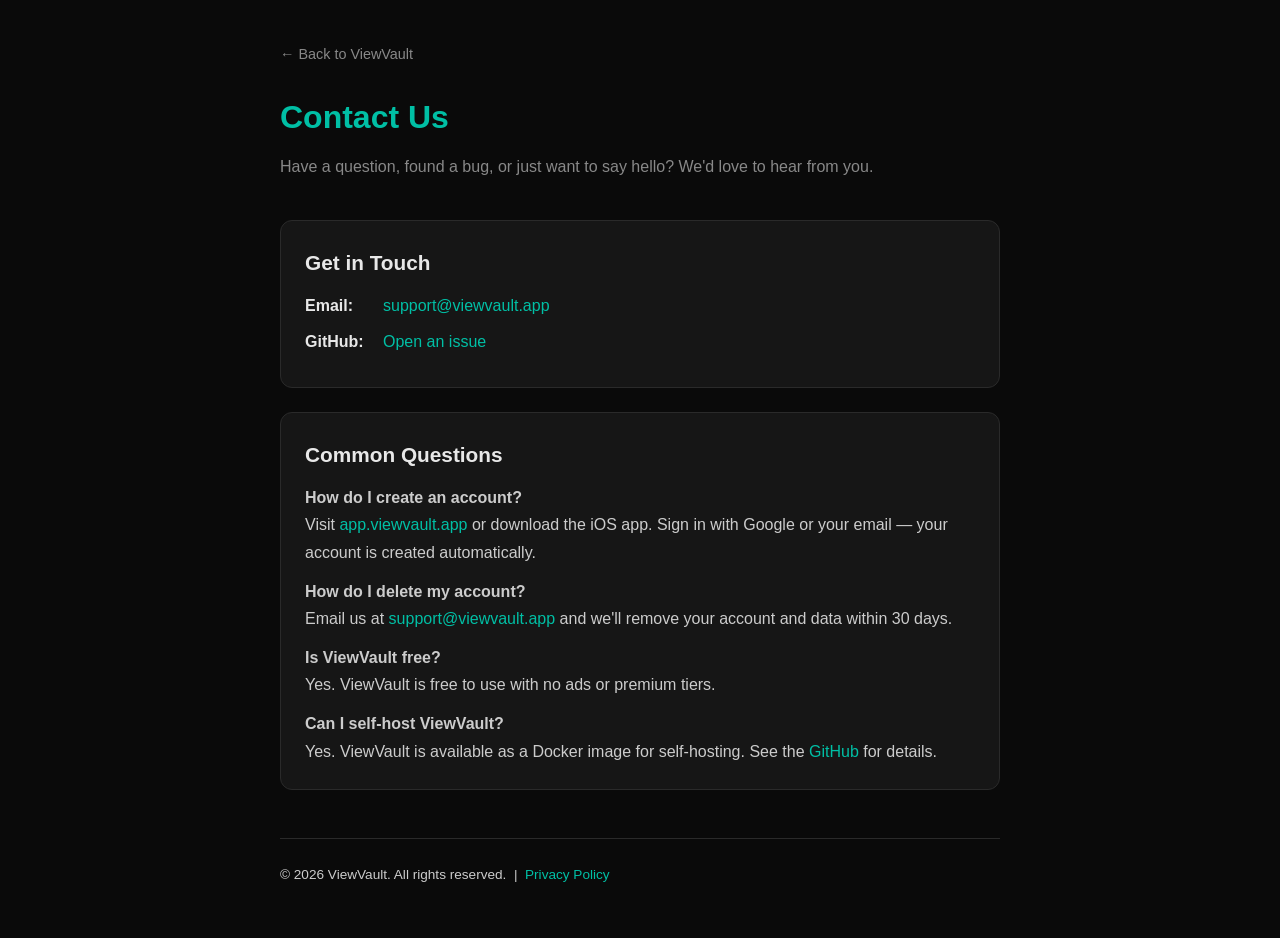
<file: contact.html>
<!DOCTYPE html>
<html lang="en">
<head>
    <meta charset="UTF-8">
    <meta name="viewport" content="width=device-width, initial-scale=1.0">
    <title>ViewVault — Contact</title>
    <style>
        :root {
            --bg: #0a0a0a;
            --surface: #161616;
            --text: #e8e8e8;
            --muted: #888;
            --accent: #00bfa5;
            --border: #2a2a2a;
        }
        * { margin: 0; padding: 0; box-sizing: border-box; }
        body {
            font-family: -apple-system, BlinkMacSystemFont, 'SF Pro Text', 'Helvetica Neue', sans-serif;
            background: var(--bg);
            color: var(--text);
            line-height: 1.7;
            padding: 40px 20px;
        }
        .container {
            max-width: 720px;
            margin: 0 auto;
        }
        h1 {
            font-size: 2rem;
            margin-bottom: 8px;
            color: var(--accent);
        }
        .subtitle {
            color: var(--muted);
            font-size: 1rem;
            margin-bottom: 40px;
        }
        h2 {
            font-size: 1.3rem;
            margin-top: 36px;
            margin-bottom: 12px;
            color: var(--text);
        }
        p, li {
            color: #ccc;
            margin-bottom: 12px;
        }
        a { color: var(--accent); text-decoration: none; }
        a:hover { text-decoration: underline; }
        .contact-box {
            background: var(--surface);
            border: 1px solid var(--border);
            border-radius: 12px;
            padding: 24px;
            margin-bottom: 24px;
        }
        .contact-box h2 {
            margin-top: 0;
        }
        .contact-method {
            display: flex;
            align-items: baseline;
            gap: 8px;
            margin-bottom: 8px;
        }
        .contact-method strong {
            color: var(--text);
            min-width: 70px;
        }
        .back-link {
            display: inline-block;
            margin-bottom: 24px;
            color: var(--muted);
            font-size: 0.9rem;
        }
        .back-link:hover {
            color: var(--accent);
        }
        .footer {
            margin-top: 48px;
            padding-top: 24px;
            border-top: 1px solid var(--border);
            color: var(--muted);
            font-size: 0.85rem;
        }
    </style>
</head>
<body>
<div class="container">

<a href="/" class="back-link">&larr; Back to ViewVault</a>

<h1>Contact Us</h1>
<p class="subtitle">Have a question, found a bug, or just want to say hello? We'd love to hear from you.</p>

<div class="contact-box">
    <h2>Get in Touch</h2>
    <div class="contact-method">
        <strong>Email:</strong>
        <a href="mailto:support@viewvault.app">support@viewvault.app</a>
    </div>
    <div class="contact-method">
        <strong>GitHub:</strong>
        <a href="https://github.com/LCMilstein/viewvault-marketing/issues" target="_blank">Open an issue</a>
    </div>
</div>

<div class="contact-box">
    <h2>Common Questions</h2>
    <p><strong>How do I create an account?</strong><br>
    Visit <a href="https://app.viewvault.app">app.viewvault.app</a> or download the iOS app. Sign in with Google or your email — your account is created automatically.</p>

    <p><strong>How do I delete my account?</strong><br>
    Email us at <a href="mailto:support@viewvault.app">support@viewvault.app</a> and we'll remove your account and data within 30 days.</p>

    <p><strong>Is ViewVault free?</strong><br>
    Yes. ViewVault is free to use with no ads or premium tiers.</p>

    <p style="margin-bottom: 0;"><strong>Can I self-host ViewVault?</strong><br>
    Yes. ViewVault is available as a Docker image for self-hosting. See the <a href="https://github.com/LCMilstein" target="_blank">GitHub</a> for details.</p>
</div>

<div class="footer">
    <p>&copy; 2026 ViewVault. All rights reserved. &nbsp;|&nbsp; <a href="privacy.html">Privacy Policy</a></p>
</div>

</div>
</body>
</html>
</file>
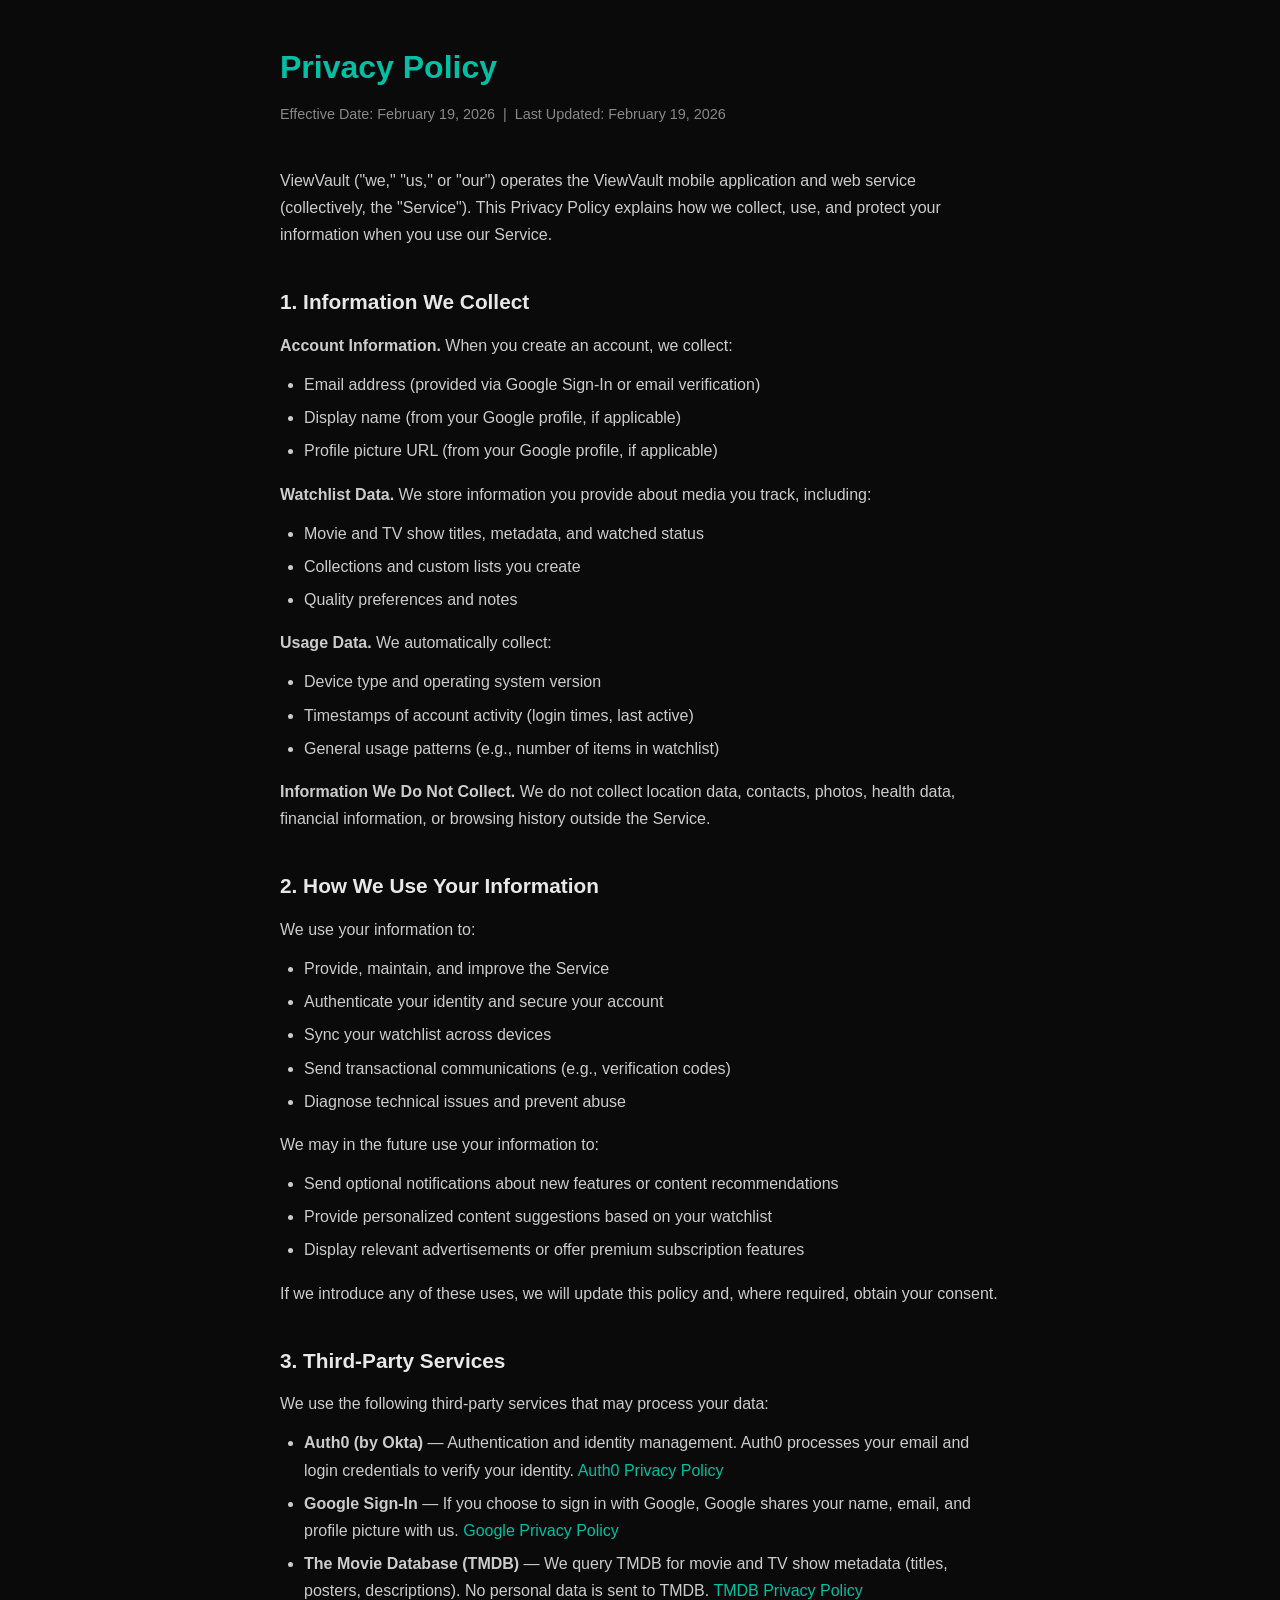
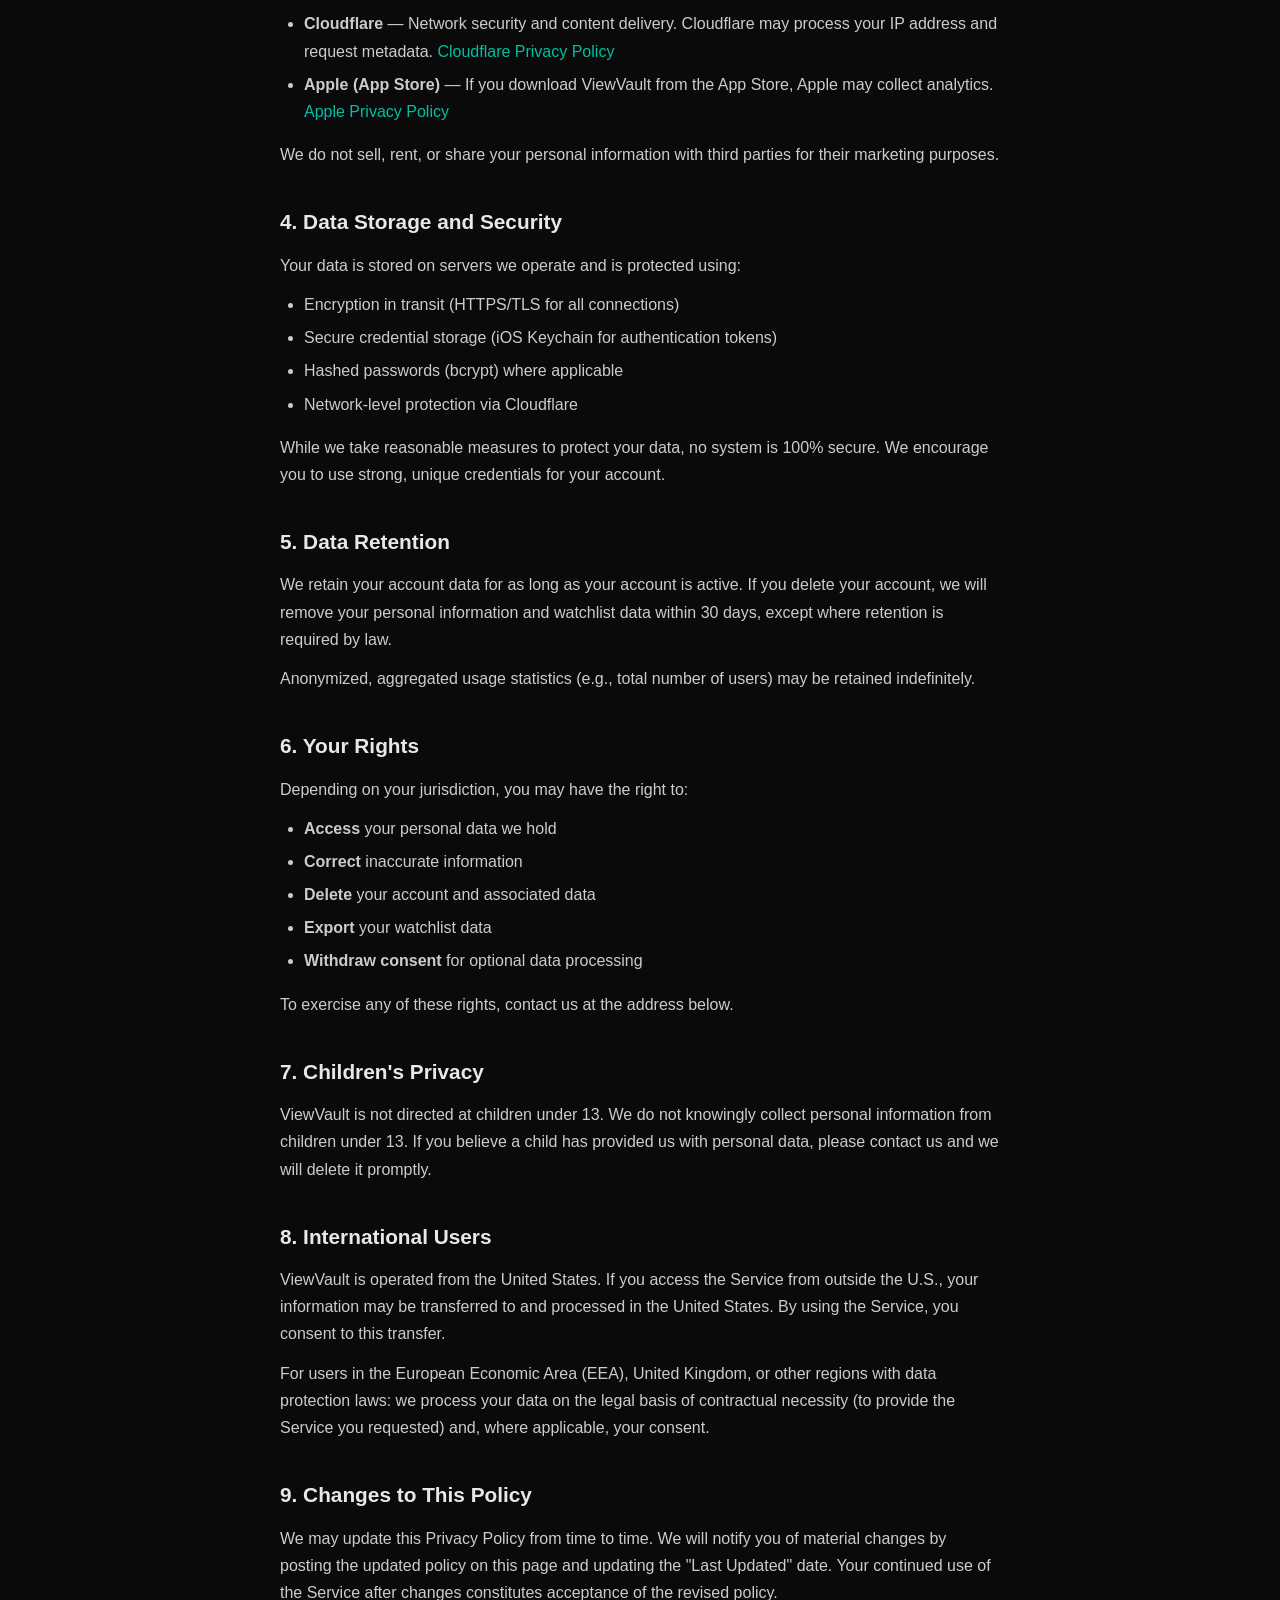
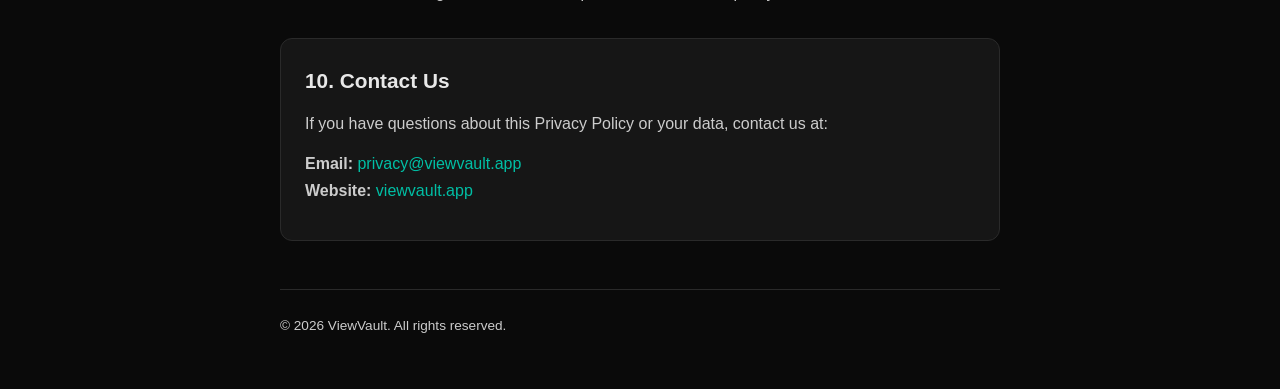
<file: privacy.html>
<!DOCTYPE html>
<html lang="en">
<head>
    <meta charset="UTF-8">
    <meta name="viewport" content="width=device-width, initial-scale=1.0">
    <title>ViewVault — Privacy Policy</title>
    <style>
        :root {
            --bg: #0a0a0a;
            --surface: #161616;
            --text: #e8e8e8;
            --muted: #888;
            --accent: #00bfa5;
            --border: #2a2a2a;
        }
        * { margin: 0; padding: 0; box-sizing: border-box; }
        body {
            font-family: -apple-system, BlinkMacSystemFont, 'SF Pro Text', 'Helvetica Neue', sans-serif;
            background: var(--bg);
            color: var(--text);
            line-height: 1.7;
            padding: 40px 20px;
        }
        .container {
            max-width: 720px;
            margin: 0 auto;
        }
        h1 {
            font-size: 2rem;
            margin-bottom: 8px;
            color: var(--accent);
        }
        .effective-date {
            color: var(--muted);
            font-size: 0.9rem;
            margin-bottom: 40px;
        }
        h2 {
            font-size: 1.3rem;
            margin-top: 36px;
            margin-bottom: 12px;
            color: var(--text);
        }
        p, li {
            color: #ccc;
            margin-bottom: 12px;
        }
        ul {
            padding-left: 24px;
            margin-bottom: 16px;
        }
        li { margin-bottom: 6px; }
        a { color: var(--accent); text-decoration: none; }
        a:hover { text-decoration: underline; }
        .contact-box {
            background: var(--surface);
            border: 1px solid var(--border);
            border-radius: 12px;
            padding: 24px;
            margin-top: 32px;
        }
        .footer {
            margin-top: 48px;
            padding-top: 24px;
            border-top: 1px solid var(--border);
            color: var(--muted);
            font-size: 0.85rem;
        }
    </style>
</head>
<body>
<div class="container">

<h1>Privacy Policy</h1>
<p class="effective-date">Effective Date: February 19, 2026 &nbsp;|&nbsp; Last Updated: February 19, 2026</p>

<p>ViewVault ("we," "us," or "our") operates the ViewVault mobile application and web service (collectively, the "Service"). This Privacy Policy explains how we collect, use, and protect your information when you use our Service.</p>

<h2>1. Information We Collect</h2>

<p><strong>Account Information.</strong> When you create an account, we collect:</p>
<ul>
    <li>Email address (provided via Google Sign-In or email verification)</li>
    <li>Display name (from your Google profile, if applicable)</li>
    <li>Profile picture URL (from your Google profile, if applicable)</li>
</ul>

<p><strong>Watchlist Data.</strong> We store information you provide about media you track, including:</p>
<ul>
    <li>Movie and TV show titles, metadata, and watched status</li>
    <li>Collections and custom lists you create</li>
    <li>Quality preferences and notes</li>
</ul>

<p><strong>Usage Data.</strong> We automatically collect:</p>
<ul>
    <li>Device type and operating system version</li>
    <li>Timestamps of account activity (login times, last active)</li>
    <li>General usage patterns (e.g., number of items in watchlist)</li>
</ul>

<p><strong>Information We Do Not Collect.</strong> We do not collect location data, contacts, photos, health data, financial information, or browsing history outside the Service.</p>

<h2>2. How We Use Your Information</h2>

<p>We use your information to:</p>
<ul>
    <li>Provide, maintain, and improve the Service</li>
    <li>Authenticate your identity and secure your account</li>
    <li>Sync your watchlist across devices</li>
    <li>Send transactional communications (e.g., verification codes)</li>
    <li>Diagnose technical issues and prevent abuse</li>
</ul>

<p>We may in the future use your information to:</p>
<ul>
    <li>Send optional notifications about new features or content recommendations</li>
    <li>Provide personalized content suggestions based on your watchlist</li>
    <li>Display relevant advertisements or offer premium subscription features</li>
</ul>
<p>If we introduce any of these uses, we will update this policy and, where required, obtain your consent.</p>

<h2>3. Third-Party Services</h2>

<p>We use the following third-party services that may process your data:</p>
<ul>
    <li><strong>Auth0 (by Okta)</strong> — Authentication and identity management. Auth0 processes your email and login credentials to verify your identity. <a href="https://auth0.com/privacy" target="_blank">Auth0 Privacy Policy</a></li>
    <li><strong>Google Sign-In</strong> — If you choose to sign in with Google, Google shares your name, email, and profile picture with us. <a href="https://policies.google.com/privacy" target="_blank">Google Privacy Policy</a></li>
    <li><strong>The Movie Database (TMDB)</strong> — We query TMDB for movie and TV show metadata (titles, posters, descriptions). No personal data is sent to TMDB. <a href="https://www.themoviedb.org/privacy-policy" target="_blank">TMDB Privacy Policy</a></li>
    <li><strong>Cloudflare</strong> — Network security and content delivery. Cloudflare may process your IP address and request metadata. <a href="https://www.cloudflare.com/privacypolicy/" target="_blank">Cloudflare Privacy Policy</a></li>
    <li><strong>Apple (App Store)</strong> — If you download ViewVault from the App Store, Apple may collect analytics. <a href="https://www.apple.com/privacy/" target="_blank">Apple Privacy Policy</a></li>
</ul>

<p>We do not sell, rent, or share your personal information with third parties for their marketing purposes.</p>

<h2>4. Data Storage and Security</h2>

<p>Your data is stored on servers we operate and is protected using:</p>
<ul>
    <li>Encryption in transit (HTTPS/TLS for all connections)</li>
    <li>Secure credential storage (iOS Keychain for authentication tokens)</li>
    <li>Hashed passwords (bcrypt) where applicable</li>
    <li>Network-level protection via Cloudflare</li>
</ul>

<p>While we take reasonable measures to protect your data, no system is 100% secure. We encourage you to use strong, unique credentials for your account.</p>

<h2>5. Data Retention</h2>

<p>We retain your account data for as long as your account is active. If you delete your account, we will remove your personal information and watchlist data within 30 days, except where retention is required by law.</p>

<p>Anonymized, aggregated usage statistics (e.g., total number of users) may be retained indefinitely.</p>

<h2>6. Your Rights</h2>

<p>Depending on your jurisdiction, you may have the right to:</p>
<ul>
    <li><strong>Access</strong> your personal data we hold</li>
    <li><strong>Correct</strong> inaccurate information</li>
    <li><strong>Delete</strong> your account and associated data</li>
    <li><strong>Export</strong> your watchlist data</li>
    <li><strong>Withdraw consent</strong> for optional data processing</li>
</ul>

<p>To exercise any of these rights, contact us at the address below.</p>

<h2>7. Children's Privacy</h2>

<p>ViewVault is not directed at children under 13. We do not knowingly collect personal information from children under 13. If you believe a child has provided us with personal data, please contact us and we will delete it promptly.</p>

<h2>8. International Users</h2>

<p>ViewVault is operated from the United States. If you access the Service from outside the U.S., your information may be transferred to and processed in the United States. By using the Service, you consent to this transfer.</p>

<p>For users in the European Economic Area (EEA), United Kingdom, or other regions with data protection laws: we process your data on the legal basis of contractual necessity (to provide the Service you requested) and, where applicable, your consent.</p>

<h2>9. Changes to This Policy</h2>

<p>We may update this Privacy Policy from time to time. We will notify you of material changes by posting the updated policy on this page and updating the "Last Updated" date. Your continued use of the Service after changes constitutes acceptance of the revised policy.</p>

<div class="contact-box">
    <h2 style="margin-top: 0;">10. Contact Us</h2>
    <p>If you have questions about this Privacy Policy or your data, contact us at:</p>
    <p>
        <strong>Email:</strong> <a href="mailto:privacy@viewvault.app">privacy@viewvault.app</a><br>
        <strong>Website:</strong> <a href="https://viewvault.app">viewvault.app</a>
    </p>
</div>

<div class="footer">
    <p>&copy; 2026 ViewVault. All rights reserved.</p>
</div>

</div>
</body>
</html>
</file>
